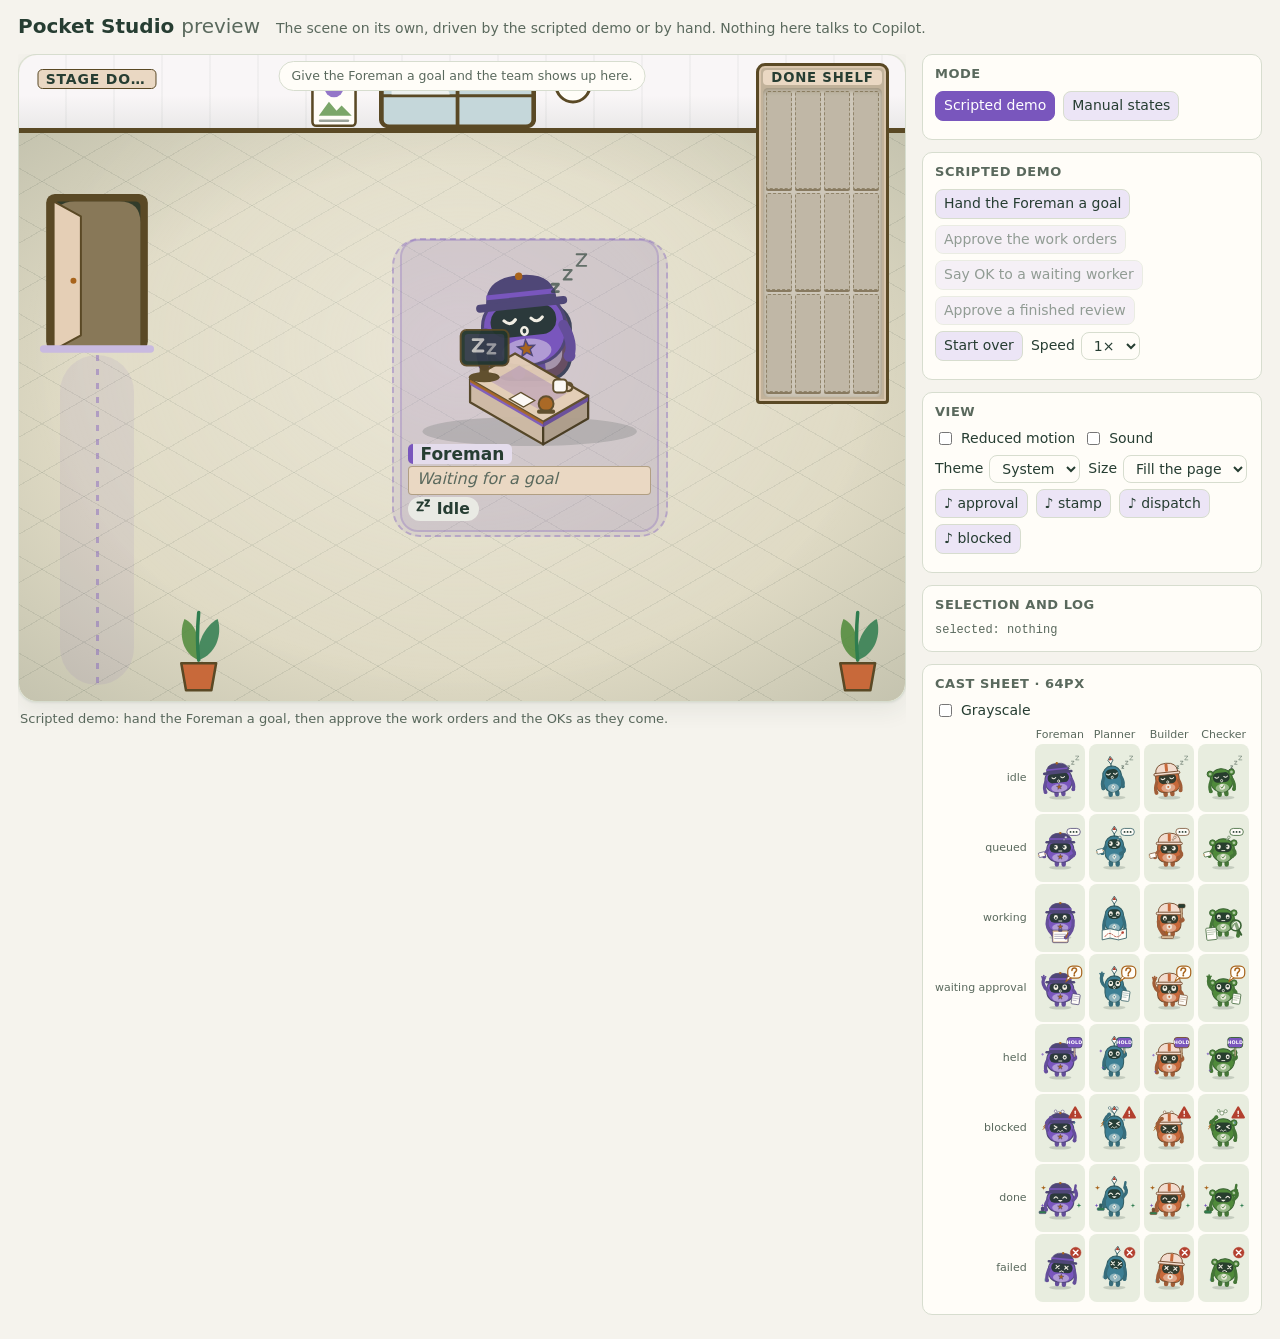
<file: public/studio/preview.html>
<!doctype html>
<html lang="en">
<head>
  <meta charset="utf-8">
  <meta name="viewport" content="width=device-width, initial-scale=1">
  <title>Pocket Studio preview · Agent Arcade</title>
  <link rel="icon" href="data:,">
  <link rel="stylesheet" href="./tokens.css">
  <link rel="stylesheet" href="./scene.css">
  <link rel="stylesheet" href="./preview.css">
</head>
<body>
  <header class="pv-top">
    <h1>Pocket Studio <span>preview</span></h1>
    <p>The scene on its own, driven by the scripted demo or by hand. Nothing here talks to Copilot.</p>
  </header>
  <main class="pv-main">
    <section class="pv-stage-wrap" aria-label="Scene">
      <div id="stage" class="pv-stage"></div>
      <p id="stage-note" class="pv-note" aria-live="polite"></p>
    </section>
    <aside id="panel" class="pv-panel" aria-label="Debug panel"></aside>
  </main>
  <script type="module" src="./preview.js"></script>
</body>
</html>
</file>
<file: public/studio/tokens.css>
/* Pocket Studio design tokens. The app (public/app.css) uses ONLY these variables.
   Baseline seeded by the coordinator from the art-direction board; the studio agent owns and refines this file.

   Light is the default. Dark follows prefers-color-scheme, and can be forced either way with
   <html data-theme="light"> or <html data-theme="dark"> (used by the studio preview page).

   Text pairs checked against WCAG AA (4.5:1) in test/studio/tokens.test.mjs:
   ink, ink-soft on bg / surface / surface-2 / stage; accent-ink on accent, good, warn, bad; accent, good, warn, bad on surface.
   Role colors are fills and outlines only (3:1 against surface); labels on them use --ink. */
:root {
  --bg: #f5f3ed;
  --surface: #fffdf8;
  --surface-2: #ece5f6;
  --ink: #263d32;
  --ink-soft: #5a695d;
  --line: #d7ddcf;
  --accent: #7956bd;
  --accent-ink: #ffffff;
  --good: #2f7d4f;
  --warn: #a8641c;
  --bad: #b3402f;
  --role-lead: #7956bd;
  --role-planner: #3d7f94;
  --role-builder: #c8693a;
  --role-checker: #4f8a3a;
  --stage: #e8eddf;
  --screen-bg: #22362c;
  --screen-fg: #f1eee4;
  --radius: 10px;
  --radius-lg: 18px;
  --shadow: 0 1px 2px rgba(38, 61, 50, 0.08), 0 8px 24px rgba(38, 61, 50, 0.08);
  --font-display: ui-rounded, "SF Pro Rounded", "Avenir Next", "Nunito", system-ui, sans-serif;
  --font-body: system-ui, -apple-system, "Segoe UI", sans-serif;
  --font-mono: ui-monospace, "SF Mono", Menlo, Consolas, monospace;
  color-scheme: light;
}

@media (prefers-color-scheme: dark) {
  :root:not([data-theme="light"]) {
    --bg: #111623;
    --surface: #1b2233;
    --surface-2: #302945;
    --ink: #eef0ff;
    --ink-soft: #abb5d0;
    --line: #364159;
    --accent: #bca5fa;
    --accent-ink: #1b1530;
    --good: #8fd6a4;
    --warn: #f0b36b;
    --bad: #ff9a88;
    --role-lead: #bca5fa;
    --role-planner: #8bd1db;
    --role-builder: #ffac8f;
    --role-checker: #d6ed91;
    --stage: #121b2c;
    --screen-bg: #0a0f1a;
    --screen-fg: #e4e9ff;
    --shadow: 0 1px 2px rgba(0, 0, 0, 0.3), 0 8px 24px rgba(0, 0, 0, 0.3);
    color-scheme: dark;
  }
}

:root[data-theme="dark"] {
  --bg: #111623;
  --surface: #1b2233;
  --surface-2: #302945;
  --ink: #eef0ff;
  --ink-soft: #abb5d0;
  --line: #364159;
  --accent: #bca5fa;
  --accent-ink: #1b1530;
  --good: #8fd6a4;
  --warn: #f0b36b;
  --bad: #ff9a88;
  --role-lead: #bca5fa;
  --role-planner: #8bd1db;
  --role-builder: #ffac8f;
  --role-checker: #d6ed91;
  --stage: #121b2c;
  --screen-bg: #0a0f1a;
  --screen-fg: #e4e9ff;
  --shadow: 0 1px 2px rgba(0, 0, 0, 0.3), 0 8px 24px rgba(0, 0, 0, 0.3);
  color-scheme: dark;
}
</file>
<file: public/studio/scene.css>
/* Pocket Studio scene. Colors come ONLY from tokens.css variables (derived tints use color-mix / opacity).
   Layout geometry (positions, scale, label font) is set inline by studio.js from layout.js; this file is the look and the motion. */

.ps-host {
  position: relative;
  overflow: auto;
}

.ps-root {
  --ps-wall: color-mix(in srgb, var(--surface) 70%, var(--surface-2));
  --ps-floor: color-mix(in srgb, var(--stage) 86%, var(--warn));
  --ps-floor-line: color-mix(in srgb, var(--ink) 9%, transparent);
  --ps-wood-top: color-mix(in srgb, var(--warn) 30%, var(--surface));
  --ps-wood-dark: color-mix(in srgb, var(--warn) 42%, var(--screen-bg, var(--ink)));
  --ps-screen-bg: var(--screen-bg, var(--ink));
  --ps-fg: var(--screen-fg, var(--surface));
  --ps-g-warn: color-mix(in srgb, var(--warn) 45%, var(--ps-fg));
  --ps-g-bad: color-mix(in srgb, var(--bad) 45%, var(--ps-fg));
  --ps-g-good: color-mix(in srgb, var(--good) 45%, var(--ps-fg));
  --ps-g-accent: color-mix(in srgb, var(--accent) 45%, var(--ps-fg));
  --ps-g-builder: color-mix(in srgb, var(--role-builder) 55%, var(--ps-fg));
  --ps-door-in: color-mix(in srgb, var(--ps-screen-bg) 88%, var(--warn));
  --ps-glow: color-mix(in srgb, var(--warn) 55%, var(--surface));
  --ps-mat: color-mix(in srgb, var(--role-lead) 40%, var(--surface));
  --ps-sky: color-mix(in srgb, var(--role-planner) 30%, var(--surface));
  --ps-sign: color-mix(in srgb, var(--warn) 24%, var(--surface));
  --f: 12px;
  position: relative;
  width: 100%;
  height: 100%;
  min-width: 480px;
  min-height: 320px;
  overflow: hidden;
  isolation: isolate;
  box-sizing: border-box;
  border-radius: var(--radius-lg);
  background: var(--ps-floor);
  color: var(--ink);
  font-family: var(--font-body);
  font-size: 12px;
  line-height: 1.25;
  user-select: none;
  -webkit-user-select: none;
  touch-action: manipulation;
  contain: layout paint;
}

/* ---- room ------------------------------------------------------------------------------------------------------- */

.ps-wall {
  position: absolute;
  left: 0;
  top: 0;
  width: 100%;
  background:
    linear-gradient(to bottom, transparent 55%, color-mix(in srgb, var(--ps-screen-bg) 7%, transparent)),
    repeating-linear-gradient(90deg, transparent 0 46px, color-mix(in srgb, var(--ink) 4%, transparent) 46px 48px),
    var(--ps-wall);
  border-bottom: 5px solid var(--ps-wood-dark);
  box-sizing: border-box;
}

.ps-floor {
  position: absolute;
  left: 0;
  width: 100%;
  background:
    radial-gradient(ellipse at 50% 38%, color-mix(in srgb, var(--surface) 34%, transparent), transparent 70%),
    repeating-linear-gradient(30deg, transparent 0 41px, var(--ps-floor-line) 41px 42px),
    repeating-linear-gradient(-30deg, transparent 0 41px, var(--ps-floor-line) 41px 42px),
    var(--ps-floor);
}

.ps-floor::after {
  content: "";
  position: absolute;
  inset: 0;
  background: radial-gradient(ellipse at 50% 50%, transparent 62%, color-mix(in srgb, var(--ps-screen-bg) 14%, transparent));
  pointer-events: none;
}

.ps-rug {
  position: absolute;
  border-radius: 28px;
  background: color-mix(in srgb, var(--role-lead) 10%, transparent);
  border: 2px dashed color-mix(in srgb, var(--role-lead) 35%, transparent);
  pointer-events: none;
}

.ps-decor {
  position: absolute;
  pointer-events: none;
}

.ps-decor .ps-svg,
.ps-plant .ps-svg,
.ps-door .ps-svg {
  display: block;
  width: 100%;
  height: 100%;
}

.ps-plant {
  position: absolute;
  pointer-events: none;
}

.ps-runner {
  position: absolute;
  border-radius: 999px;
  background:
    repeating-linear-gradient(to bottom, color-mix(in srgb, var(--role-lead) 42%, transparent) 0 6px, transparent 6px 14px) center / 3px 100% no-repeat,
    color-mix(in srgb, var(--role-lead) 9%, transparent);
  pointer-events: none;
}

/* ---- stage door ------------------------------------------------------------------------------------------------- */

.ps-door {
  position: absolute;
  z-index: 2;
}

.ps-door-sign {
  position: absolute;
  left: 50%;
  top: 2%;
  transform: translateX(-50%);
  max-width: 96%;
  padding: 1px 0.5em;
  border-radius: 5px;
  background: var(--ps-sign);
  border: 1.5px solid var(--ps-wood-dark);
  color: var(--ink);
  font: 800 max(9px, calc(var(--f) * 0.82)) var(--font-display);
  letter-spacing: 0.06em;
  text-transform: uppercase;
  white-space: nowrap;
  overflow: hidden;
  text-overflow: ellipsis;
}

.ps-door-count {
  position: absolute;
  right: -2px;
  top: calc(2% + 14px);
  min-width: 1.7em;
  height: 1.7em;
  padding: 0 0.3em;
  box-sizing: border-box;
  border-radius: 999px;
  background: var(--warn);
  color: var(--accent-ink);
  font: 800 max(10px, calc(var(--f) * 0.9)) var(--font-display);
  display: grid;
  place-items: center;
  border: 2px solid var(--surface);
}

.ps-door-count[hidden] {
  display: none;
}

/* ---- done shelf ------------------------------------------------------------------------------------------------- */

.ps-shelf {
  position: absolute;
  z-index: 2;
  box-sizing: border-box;
  display: flex;
  flex-direction: column;
  gap: 3px;
  padding: 4px;
  border: 3px solid var(--ps-wood-dark);
  border-radius: 9px 9px 4px 4px;
  background: color-mix(in srgb, var(--ps-wood-top) 80%, var(--ps-door-in));
  box-shadow: inset 0 0 0 2px color-mix(in srgb, var(--ps-wood-top) 70%, transparent);
}

.ps-shelf-head {
  flex: none;
  text-align: center;
  font: 800 max(9px, calc(var(--f) * 0.78)) var(--font-display);
  letter-spacing: 0.06em;
  text-transform: uppercase;
  white-space: nowrap;
  overflow: hidden;
  text-overflow: ellipsis;
  padding: 0 2px;
  border-radius: 4px;
  background: var(--ps-sign);
  color: var(--ink);
}

.ps-shelf-grid {
  flex: 1;
  min-height: 0;
  display: grid;
  grid-template-columns: repeat(var(--cols, 4), minmax(0, 1fr));
  grid-template-rows: repeat(var(--rows, 2), minmax(0, 1fr));
  gap: 4px 3px;
  padding: 3px 3px 5px;
  border-radius: 5px;
  background: color-mix(in srgb, var(--ps-wood-dark) 30%, var(--surface));
  box-shadow: inset 0 2px 5px color-mix(in srgb, var(--ps-wood-dark) 45%, transparent);
}

.ps-tile {
  position: relative;
  min-height: 0;
  border-radius: 2px;
  background: var(--surface);
  border: 1px solid var(--line);
  box-sizing: border-box;
  box-shadow: 0 2px 0 var(--ps-wood-dark);
}

.ps-tile[data-kind="empty"] {
  background: color-mix(in srgb, var(--ps-wood-dark) 12%, transparent);
  border: 1px dashed color-mix(in srgb, var(--ps-wood-dark) 45%, transparent);
  box-shadow: 0 2px 0 color-mix(in srgb, var(--ps-wood-dark) 60%, transparent);
}

.ps-tile[data-kind="empty"]::before {
  display: none;
}

.ps-tile::before {
  content: "";
  position: absolute;
  left: 18%;
  right: 18%;
  top: 22%;
  height: 2px;
  border-radius: 1px;
  background: var(--ink-soft);
  box-shadow: 0 4px 0 var(--ink-soft), 0 8px 0 var(--ink-soft);
  opacity: 0.45;
}

.ps-tile[data-kind="stamped"] {
  border-color: var(--good);
}

.ps-tile[data-kind="stamped"]::after {
  content: "";
  position: absolute;
  right: -2px;
  bottom: -2px;
  width: 52%;
  aspect-ratio: 1;
  border-radius: 50%;
  background: var(--good);
  -webkit-mask: radial-gradient(circle, #000 98%, transparent) center / 100% 100%;
  box-shadow: inset 0 0 0 1px var(--surface);
}

.ps-tile[data-kind="pending"] {
  border: 1.5px dashed var(--warn);
  background: color-mix(in srgb, var(--warn) 14%, var(--surface));
}

.ps-tile[data-kind="held"] {
  border: 1.5px dashed var(--accent);
  background: color-mix(in srgb, var(--accent) 14%, var(--surface));
}

.ps-tile-more {
  grid-column: span 2;
  display: grid;
  place-items: center;
  font: 800 max(9px, calc(var(--f) * 0.8)) var(--font-display);
  color: var(--ink);
  background: var(--ps-sign);
  border-radius: 3px;
}

.ps-tile.ps-fresh {
  animation: ps-tile-in 0.7s cubic-bezier(0.2, 1.4, 0.4, 1) both;
}

/* ---- desks ------------------------------------------------------------------------------------------------------ */

.ps-desk {
  --rc: var(--role-builder);
  position: absolute;
  z-index: var(--z, 1);
  cursor: pointer;
  outline: none;
  border-radius: var(--radius);
  -webkit-tap-highlight-color: transparent;
}

.ps-desk[data-role="lead"] { --rc: var(--role-lead); }
.ps-desk[data-role="planner"] { --rc: var(--role-planner); }
.ps-desk[data-role="builder"] { --rc: var(--role-builder); }
.ps-desk[data-role="checker"] { --rc: var(--role-checker); }

.ps-desk[aria-disabled="true"] {
  cursor: default;
  opacity: 0.7;
}

.ps-desk:focus-visible {
  outline: 3px solid var(--ink);
  outline-offset: 3px;
}

.ps-desk[aria-pressed="true"] {
  z-index: 50;
}

.ps-desk.ps-walking,
.ps-desk.ps-fxing {
  z-index: 70;
}

.ps-plate {
  position: absolute;
  inset: -4px -3px -3px;
  box-sizing: border-box;
  border: 2px solid color-mix(in srgb, var(--rc) 24%, transparent);
  border-radius: var(--radius-lg);
  background: color-mix(in srgb, var(--rc) 9%, transparent);
  transition: background-color 0.2s, border-color 0.2s, box-shadow 0.2s;
}

.ps-plate::after {
  content: "";
  position: absolute;
  inset: -6px;
  border: 3px solid var(--warn);
  border-radius: calc(var(--radius-lg) + 5px);
  opacity: 0;
  pointer-events: none;
}

.ps-desk:hover .ps-plate {
  background: color-mix(in srgb, var(--rc) 17%, transparent);
  border-color: color-mix(in srgb, var(--rc) 45%, transparent);
}

.ps-desk[aria-pressed="true"] .ps-plate {
  border-color: var(--accent);
  background: color-mix(in srgb, var(--accent) 15%, transparent);
  box-shadow: 0 0 0 3px color-mix(in srgb, var(--accent) 38%, transparent), var(--shadow);
}

.ps-desk[data-status="waiting_approval"] .ps-plate {
  border-color: var(--warn);
  background: color-mix(in srgb, var(--warn) 20%, transparent);
  box-shadow: 0 0 0 3px color-mix(in srgb, var(--warn) 35%, transparent), 0 0 18px color-mix(in srgb, var(--warn) 55%, transparent);
}

.ps-desk[data-status="waiting_approval"] .ps-plate::after {
  animation: ps-ring 1.7s steps(9) infinite;
}

.ps-desk[data-status="blocked"] .ps-plate,
.ps-desk[data-status="failed"] .ps-plate {
  border-color: color-mix(in srgb, var(--bad) 70%, transparent);
  background: color-mix(in srgb, var(--bad) 12%, transparent);
}

.ps-desk[data-status="held"] .ps-plate {
  border: 2px dashed var(--accent);
  background: color-mix(in srgb, var(--accent) 12%, transparent);
}

.ps-desk[data-status="done"] .ps-plate {
  border-color: color-mix(in srgb, var(--good) 65%, transparent);
  background: color-mix(in srgb, var(--good) 11%, transparent);
}

.ps-desk[aria-pressed="true"][data-status="waiting_approval"] .ps-plate {
  border-color: var(--accent);
  box-shadow: 0 0 0 3px color-mix(in srgb, var(--accent) 45%, transparent), 0 0 18px color-mix(in srgb, var(--warn) 55%, transparent);
}

.ps-desk[data-status="queued"] .ps-front,
.ps-desk[data-status="queued"] .ps-back {
  opacity: 0.72;
}

.ps-desk[data-status="idle"] .ps-front {
  opacity: 0.94;
}

.ps-back,
.ps-front {
  position: absolute;
  left: 0;
  top: 0;
  width: 156px;
  height: 124px;
  transform: scale(var(--s, 1));
  transform-origin: 0 0;
  pointer-events: none;
}

.ps-back .ps-svg,
.ps-front .ps-svg {
  display: block;
  width: 156px;
  height: 124px;
  overflow: visible;
}

.ps-char {
  position: absolute;
  left: calc(34px * var(--s, 1));
  top: calc(4px * var(--s, 1));
  width: calc(88px * var(--s, 1));
  height: calc(88px * var(--s, 1));
  transform-origin: 0 0;
  pointer-events: none;
  transition: transform 0.6s ease;
}

.ps-desk[data-status="queued"] .ps-char {
  transform: translate(var(--qx, 0px), var(--qy, 0px)) scale(var(--qk, 1));
}

.ps-desk.ps-walking .ps-char {
  transition: transform 1.1s cubic-bezier(0.45, 0, 0.25, 1);
}

/* a queued character stands at the stage door, so the door line is the click target for that worker */
.ps-desk[data-status="queued"] .ps-char {
  pointer-events: auto;
  cursor: pointer;
}

.ps-desk[aria-pressed="true"][data-status="queued"] .ps-char {
  filter: drop-shadow(0 0 3px var(--accent)) drop-shadow(0 0 7px var(--accent));
}

.ps-pose {
  position: absolute;
  inset: 0;
}

.ps-pose svg {
  display: block;
  width: 100%;
  height: 100%;
  overflow: visible;
}

.ps-pose.ps-in {
  animation: ps-pose-in 0.38s cubic-bezier(0.2, 1.2, 0.4, 1) both;
}

.ps-pose.ps-out {
  animation: ps-pose-out 0.22s ease-in forwards;
  pointer-events: none;
}

.ps-char.ps-shake {
  animation: ps-shake 0.6s ease-in-out;
}

.ps-char.ps-hop {
  animation: ps-hop 0.5s ease-out;
}

/* monitor glyphs: only the one for the current status is visible */
.ps-g {
  display: none;
}

.ps-desk[data-status="idle"] .ps-g-idle,
.ps-desk[data-status="queued"] .ps-g-queued,
.ps-desk[data-status="working"] .ps-g-working,
.ps-desk[data-status="waiting_approval"] .ps-g-waiting_approval,
.ps-desk[data-status="held"] .ps-g-held,
.ps-desk[data-status="blocked"] .ps-g-blocked,
.ps-desk[data-status="done"] .ps-g-done,
.ps-desk[data-status="failed"] .ps-g-failed {
  display: inline;
}

.ps-desk[data-status="waiting_approval"] .ps-screen,
.ps-desk[data-status="blocked"] .ps-screen {
  animation: ps-screen-pulse 1.4s steps(4) infinite;
}

/* ---- desk labels (real pixels, never scaled) ---------------------------------------------------------------------- */

.ps-labels {
  position: absolute;
  left: 0;
  right: 0;
  padding: 0 calc(3px * var(--s, 1));
  top: calc(124px * var(--s, 1));
  height: var(--lh, 40px);
  display: grid;
  grid-template-columns: minmax(0, 1fr) auto;
  grid-template-rows: auto auto auto;
  grid-template-areas:
    "name batt"
    "sign sign"
    "pill frac";
  align-content: start;
  gap: 2px 4px;
  font-size: var(--f, 12px);
  pointer-events: none;
}

.ps-compact .ps-labels {
  grid-template-columns: auto minmax(0, 1fr) auto;
  grid-template-rows: auto auto;
  grid-template-areas:
    "pill name batt"
    "sign sign sign";
}

.ps-compact .ps-frac,
.ps-compact .ps-pill-txt,
.ps-compact .ps-role {
  display: none;
}

/* very small desks: the whole name fits on its own row; status icon and battery sit on the desk's lower corners */
.ps-tiny .ps-labels {
  grid-template-columns: minmax(0, 1fr);
  grid-template-areas:
    "name"
    "sign";
}

.ps-tiny .ps-pill,
.ps-tiny .ps-batt {
  position: absolute;
  bottom: 100%;
  margin-bottom: 1px;
}

.ps-tiny .ps-pill { left: 0; }
.ps-tiny .ps-batt { right: 3px; }

.ps-nm {
  grid-area: name;
  min-width: 0;
  display: flex;
  align-items: baseline;
  gap: 0.4em;
  line-height: 1.3;
}

.ps-name {
  min-width: 0;
  overflow: hidden;
  text-overflow: ellipsis;
  white-space: nowrap;
  padding: 0 0.45em;
  border-radius: 5px;
  background: color-mix(in srgb, var(--rc) 20%, var(--surface));
  border-left: 0.3em solid var(--rc);
  color: var(--ink);
  font: 800 1em var(--font-display);
}

.ps-role {
  flex: none;
  color: var(--ink-soft);
  font-size: 0.86em;
  font-weight: 600;
  white-space: nowrap;
}

.ps-desk[aria-pressed="true"] .ps-name {
  background: var(--accent);
  border-left-color: var(--accent);
  color: var(--accent-ink);
}

.ps-batt {
  grid-area: batt;
  align-self: center;
  position: relative;
  width: 1.9em;
  height: 0.82em;
  box-sizing: border-box;
  border: 1.5px solid var(--ink-soft);
  border-radius: 3px;
  padding: 1px;
  background: color-mix(in srgb, var(--surface) 70%, transparent);
}

.ps-batt::after {
  content: "";
  position: absolute;
  right: -3.5px;
  top: 28%;
  width: 2px;
  height: 44%;
  border-radius: 0 1px 1px 0;
  background: var(--ink-soft);
}

.ps-batt i {
  display: block;
  height: 100%;
  width: 50%;
  border-radius: 1px;
  background: var(--good);
}

.ps-batt[data-lvl="low"] i { background: var(--warn); }
.ps-batt[data-lvl="crit"] i { background: var(--bad); }
.ps-batt[hidden] { display: none; }

.ps-sign {
  grid-area: sign;
  position: relative;
  min-width: 0;
  overflow: hidden;
  text-overflow: ellipsis;
  white-space: nowrap;
  box-sizing: border-box;
  padding: 0.1em 0.5em 0.28em;
  border-radius: 4px;
  background: var(--ps-sign);
  border: 1px solid color-mix(in srgb, var(--ps-wood-dark) 40%, transparent);
  color: var(--ink);
  font-size: 0.94em;
  line-height: 1.25;
}

.ps-sign[data-empty="true"] {
  color: var(--ink-soft);
  font-style: italic;
}

.ps-prog {
  position: absolute;
  left: 0;
  right: 0;
  bottom: 0;
  height: 3px;
  background: color-mix(in srgb, var(--ink) 14%, transparent);
}

.ps-prog[hidden] { display: none; }

.ps-prog i {
  display: block;
  height: 100%;
  width: 0;
  background: var(--rc);
}

.ps-pill-txt {
  min-width: 0;
  overflow: hidden;
  text-overflow: ellipsis;
}

.ps-pill {
  grid-area: pill;
  justify-self: start;
  max-width: 100%;
  min-width: 0;
  display: inline-flex;
  align-items: center;
  gap: 0.3em;
  box-sizing: border-box;
  height: 1.55em;
  padding: 0 0.6em 0 0.4em;
  border-radius: 999px;
  background: color-mix(in srgb, var(--ink) 10%, var(--surface));
  color: var(--ink);
  font-size: 0.92em;
  font-weight: 700;
  line-height: 1;
  white-space: nowrap;
}

.ps-pill svg {
  flex: none;
  width: 1.15em;
  height: 1.15em;
}

.ps-compact .ps-pill {
  width: 1.7em;
  height: 1.7em;
  padding: 0;
  justify-content: center;
}

.ps-desk[data-status="queued"] .ps-pill { background: var(--surface-2); }
.ps-desk[data-status="working"] .ps-pill { background: color-mix(in srgb, var(--accent) 24%, var(--surface)); }
.ps-desk[data-status="waiting_approval"] .ps-pill { background: var(--warn); color: var(--accent-ink); }
.ps-desk[data-status="held"] .ps-pill { background: var(--accent); color: var(--accent-ink); }
.ps-desk[data-status="blocked"] .ps-pill { background: var(--bad); color: var(--accent-ink); }
.ps-desk[data-status="done"] .ps-pill { background: var(--good); color: var(--accent-ink); }
.ps-desk[data-status="failed"] .ps-pill {
  background: color-mix(in srgb, var(--bad) 20%, var(--surface));
  box-shadow: inset 0 0 0 1.5px var(--bad);
}

.ps-frac {
  grid-area: frac;
  align-self: center;
  color: var(--ink-soft);
  font: 600 0.84em var(--font-mono);
}

.ps-frac[hidden] { display: none; }

.ps-takeover {
  position: absolute;
  left: 50%;
  top: calc(-4px * var(--s, 1));
  transform: translateX(-50%);
  z-index: 4;
  display: inline-flex;
  align-items: center;
  gap: 0.3em;
  padding: 0.1em 0.6em;
  border-radius: 999px;
  background: var(--accent);
  color: var(--accent-ink);
  border: 2px solid var(--surface);
  font: 800 calc(var(--f, 12px) * 0.9) var(--font-display);
  white-space: nowrap;
  box-shadow: var(--shadow);
  pointer-events: none;
}

.ps-takeover[hidden] { display: none; }

.ps-takeover svg {
  width: 1.1em;
  height: 1.1em;
}

.ps-compact .ps-takeover-txt-long { display: none; }
.ps-takeover-txt-short { display: none; }
.ps-compact .ps-takeover-txt-short { display: inline; }

/* ---- tooltip, live region ------------------------------------------------------------------------------------------ */

.ps-tip {
  position: absolute;
  z-index: 120;
  left: 0;
  top: 0;
  max-width: 270px;
  box-sizing: border-box;
  padding: 7px 10px;
  border-radius: var(--radius);
  background: var(--surface);
  color: var(--ink);
  border: 1px solid var(--line);
  box-shadow: var(--shadow);
  font: 12.5px/1.35 var(--font-body);
  opacity: 0;
  visibility: hidden;
  pointer-events: none;
  transition: opacity 0.12s;
}

.ps-tip.ps-show {
  opacity: 1;
  visibility: visible;
}

.ps-tip-title { font: 800 13px var(--font-display); }
.ps-tip-line { color: var(--ink-soft); overflow-wrap: anywhere; white-space: pre-line; }
.ps-tip-line[hidden] { display: none; }

.ps-live {
  position: absolute;
  width: 1px;
  height: 1px;
  overflow: hidden;
  clip-path: inset(50%);
  white-space: nowrap;
}

.ps-empty {
  position: absolute;
  left: 50%;
  top: 6px;
  transform: translateX(-50%);
  max-width: 56%;
  padding: 6px 12px;
  border-radius: 999px;
  background: var(--surface);
  color: var(--ink-soft);
  border: 1px solid var(--line);
  font-size: 12.5px;
  text-align: center;
  pointer-events: none;
}

.ps-empty[hidden] { display: none; }

/* ---- effects ------------------------------------------------------------------------------------------------------- */

.ps-fx {
  position: absolute;
  inset: 0;
  z-index: 90;
  pointer-events: none;
}

.ps-plane {
  position: absolute;
  left: 0;
  top: 0;
  width: 40px;
  height: 28px;
  margin: -14px 0 0 -20px;
  animation: ps-fly var(--dur, 1.1s) cubic-bezier(0.35, 0.1, 0.55, 1) forwards;
  will-change: transform;
}

.ps-plane-arc {
  width: 100%;
  height: 100%;
  animation: ps-arc var(--dur, 1.1s) ease-in-out forwards;
}

.ps-plane-arc svg {
  display: block;
  width: calc(40px * var(--ps, 1));
  height: calc(28px * var(--ps, 1));
  margin: calc(14px * (1 - var(--ps, 1))) 0 0 calc(20px * (1 - var(--ps, 1)));
  transform: rotate(var(--rot, 0deg));
  filter: drop-shadow(0 2px 2px color-mix(in srgb, var(--ps-screen-bg) 25%, transparent));
}

.ps-stamp {
  position: absolute;
  left: 50%;
  top: calc(40px * var(--s, 1));
  z-index: 8;
  transform: translate(-50%, -50%) rotate(-9deg);
  padding: 0.05em 0.5em;
  border: 3px solid var(--good);
  border-radius: 7px;
  background: color-mix(in srgb, var(--surface) 88%, transparent);
  color: var(--good);
  font: 900 calc(var(--f, 12px) * 1.55) var(--font-display);
  letter-spacing: 0.08em;
  white-space: nowrap;
  pointer-events: none;
  animation: ps-thump 1.7s ease-out forwards;
}

.ps-sparks {
  position: absolute;
  left: 50%;
  top: calc(34px * var(--s, 1));
  width: 0;
  height: 0;
  pointer-events: none;
}

.ps-sparks i {
  position: absolute;
  left: -3px;
  top: -3px;
  width: 6px;
  height: 6px;
  border-radius: 1px;
  background: var(--warn);
  transform: rotate(45deg);
  animation: ps-spark-out 0.8s ease-out forwards;
}

.ps-ripple {
  position: absolute;
  inset: -2px;
  border: 3px solid var(--warn);
  border-radius: var(--radius-lg);
  pointer-events: none;
  animation: ps-ripple 1.1s ease-out 2 forwards;
}

/* ---- character pose animations (shared with characterSvg used elsewhere) ------------------------------------- */

.ps-char-svg .ps-zz,
.ps-char-svg .ps-spark1,
.ps-char-svg .ps-spark2,
.ps-char-svg .ps-spark3,
.ps-char-svg .ps-puff,
.ps-char-svg .ps-badge,
.ps-char-svg .ps-ask,
.ps-char-svg .ps-think,
.ps-char-svg .ps-needle,
.ps-char-svg .ps-pin,
.ps-char-svg .ps-zap,
.ps-char-svg .ps-stamp-prop,
.ps-char-svg .ps-write,
.ps-char-svg .ps-scan,
.ps-char-svg .ps-route {
  transform-box: fill-box;
  transform-origin: center;
}

/* Stop-motion timing on purpose: stepped animations only change (and repaint) ~6-10 times a second, so a busy room stays cheap. */
.ps-char-svg .ps-zz1 { animation: ps-zz 3.4s steps(12) 0s 6; }
.ps-char-svg .ps-zz2 { animation: ps-zz 3.4s steps(12) 0.55s 6; }
.ps-char-svg .ps-zz3 { animation: ps-zz 3.4s steps(12) 1.1s 6; }
.ps-char-svg .ps-tap { animation: ps-tap 0.7s steps(3) 0s 14; }
.ps-char-svg .ps-dot1 { animation: ps-dot 1.4s steps(3) 0s 8; }
.ps-char-svg .ps-dot2 { animation: ps-dot 1.4s steps(3) 0.2s 8; }
.ps-char-svg .ps-dot3 { animation: ps-dot 1.4s steps(3) 0.4s 8; }
.ps-char-svg .ps-hammer { animation: ps-hammer 0.62s steps(3) infinite; }
.ps-char-svg .ps-spark1 { animation: ps-twinkle 0.62s steps(3) infinite; }
.ps-char-svg .ps-write { animation: ps-write 0.9s steps(4) infinite; }
.ps-char-svg .ps-scan { animation: ps-scan 2.2s steps(9) infinite; }
.ps-char-svg .ps-route { animation: ps-dash 1s steps(5) infinite; }
.ps-char-svg .ps-pin { animation: ps-pin 1.3s steps(5) infinite; }
.ps-char-svg .ps-needle { animation: ps-needle 2.4s steps(10) 0s 6; }
.ps-char-svg .ps-wave { animation: ps-wave 0.9s steps(4) infinite; }
.ps-char-svg .ps-ask { animation: ps-ask 1s steps(3) infinite; }
.ps-char-svg .ps-scratch { animation: ps-scratch 0.5s steps(3) 0s 10; }
.ps-char-svg .ps-puff1 { animation: ps-puff 2.2s steps(8) 0s 5; }
.ps-char-svg .ps-puff2 { animation: ps-puff 2.2s steps(8) 0.7s 5; }
.ps-char-svg .ps-puff3 { animation: ps-puff 2.2s steps(8) 1.4s 5; }
.ps-char-svg .ps-badge { animation: ps-badge 1.6s steps(4) 0s 6; }
.ps-char-svg .ps-zap { animation: ps-zap 0.9s steps(2, jump-none) 0s 8; }
.ps-char-svg .ps-stamp-prop { animation: ps-stamp-prop 2.6s steps(2) 0s 4; }
.ps-desk[data-status="done"] .ps-char-svg .ps-spark1 { animation: ps-twinkle 1.6s steps(5) 0s 4; }
.ps-char-svg .ps-spark2 { animation: ps-twinkle 1.6s steps(5) 0.5s 4; }
.ps-char-svg .ps-spark3 { animation: ps-twinkle 1.6s steps(5) 1s 4; }
/* only while the working glyph is showing: animations under display:none would still tick every frame */
.ps-desk[data-status="working"] .ps-g-blink { animation: ps-blink 0.9s steps(2, jump-none) infinite; }
.ps-desk[data-status="working"] .ps-g-route { animation: ps-dash 1.2s steps(5) infinite; }

@keyframes ps-zz {
  0% { transform: translate(0, 5px) scale(0.7); opacity: 0; }
  25% { opacity: 0.8; }
  70% { opacity: 0.55; }
  100% { transform: translate(3px, -7px) scale(1.15); opacity: 0; }
}

@keyframes ps-tap {
  0%, 60%, 100% { transform: rotate(0deg); }
  25% { transform: rotate(-16deg); }
}

@keyframes ps-dot {
  0%, 100% { opacity: 0.25; }
  40% { opacity: 1; }
}

@keyframes ps-hammer {
  0%, 100% { transform: rotate(-32deg); }
  40% { transform: rotate(14deg); }
  48% { transform: rotate(18deg); }
}

@keyframes ps-twinkle {
  0%, 100% { transform: scale(0.3) rotate(0deg); opacity: 0; }
  50% { transform: scale(1.1) rotate(25deg); opacity: 1; }
}

@keyframes ps-write {
  0%, 100% { transform: translate(0, 0); }
  50% { transform: translate(-4px, 1px); }
}

@keyframes ps-scan {
  0%, 100% { transform: translate(-3px, 0) rotate(-4deg); }
  50% { transform: translate(8px, -2px) rotate(5deg); }
}

@keyframes ps-dash {
  to { stroke-dashoffset: -12; }
}

@keyframes ps-pin {
  0%, 100% { transform: scale(1); }
  50% { transform: scale(1.5); }
}

@keyframes ps-needle {
  0%, 100% { transform: rotate(-14deg); }
  50% { transform: rotate(14deg); }
}

@keyframes ps-wave {
  0%, 100% { transform: rotate(-7deg); }
  50% { transform: rotate(8deg); }
}

@keyframes ps-ask {
  0%, 100% { transform: translateY(0) scale(1); }
  35% { transform: translateY(-5px) scale(1.06); }
  55% { transform: translateY(0) scale(0.97); }
}

@keyframes ps-scratch {
  0%, 100% { transform: rotate(-5deg); }
  50% { transform: rotate(7deg); }
}

@keyframes ps-puff {
  0% { transform: translate(0, 4px) scale(0.5); opacity: 0; }
  25% { opacity: 0.95; }
  100% { transform: translate(-2px, -14px) scale(1.5); opacity: 0; }
}

@keyframes ps-badge {
  0%, 100% { transform: scale(1); }
  50% { transform: scale(1.14); }
}

@keyframes ps-zap {
  0% { opacity: 1; }
  100% { opacity: 0.15; }
}

@keyframes ps-stamp-prop {
  0%, 70%, 100% { transform: translateY(0); }
  80% { transform: translateY(5px); }
}

@keyframes ps-blink {
  0% { opacity: 1; }
  100% { opacity: 0.2; }
}

/* ---- scene animations ----------------------------------------------------------------------------------------------- */

@keyframes ps-pose-in {
  from { opacity: 0; transform: translateY(5px) scale(0.93); }
  to { opacity: 1; transform: none; }
}

@keyframes ps-pose-out {
  to { opacity: 0; transform: scale(0.96); }
}

@keyframes ps-shake {
  0%, 100% { transform: translateX(0); }
  15% { transform: translateX(-4px) rotate(-2deg); }
  30% { transform: translateX(4px) rotate(2deg); }
  45% { transform: translateX(-3px); }
  60% { transform: translateX(3px); }
  80% { transform: translateX(-1px); }
}

@keyframes ps-hop {
  0%, 100% { transform: translateY(0); }
  40% { transform: translateY(-7px); }
  70% { transform: translateY(1px); }
}

@keyframes ps-ring {
  0% { opacity: 0.85; transform: scale(0.985); }
  70%, 100% { opacity: 0; transform: scale(1.04); }
}

@keyframes ps-ripple {
  0% { opacity: 0.9; transform: scale(0.96); }
  100% { opacity: 0; transform: scale(1.12); }
}

@keyframes ps-screen-pulse {
  0%, 100% { opacity: 1; }
  50% { opacity: 0.55; }
}

@keyframes ps-fly {
  0% { transform: translate(var(--x0), var(--y0)); opacity: 0; }
  12% { opacity: 1; }
  86% { opacity: 1; }
  100% { transform: translate(var(--x1), var(--y1)); opacity: 0; }
}

@keyframes ps-arc {
  0%, 100% { transform: translateY(0); }
  50% { transform: translateY(var(--arc, -30px)); }
}

@keyframes ps-thump {
  0% { transform: translate(-50%, -50%) rotate(-9deg) scale(2.4); opacity: 0; }
  18% { transform: translate(-50%, -50%) rotate(-9deg) scale(0.92); opacity: 1; }
  28% { transform: translate(-50%, -50%) rotate(-9deg) scale(1.06); }
  38% { transform: translate(-50%, -50%) rotate(-9deg) scale(1); }
  82% { opacity: 1; }
  100% { transform: translate(-50%, -54%) rotate(-9deg) scale(1); opacity: 0; }
}

@keyframes ps-spark-out {
  0% { transform: translate(0, 0) rotate(45deg) scale(1.2); opacity: 1; }
  100% { transform: translate(var(--sx), var(--sy)) rotate(225deg) scale(0.2); opacity: 0; }
}

@keyframes ps-tile-in {
  0% { transform: translateY(-14px) scale(1.5); opacity: 0; }
  60% { transform: translateY(1px) scale(0.95); opacity: 1; }
  100% { transform: none; }
}

/* ---- pause / reduced motion ------------------------------------------------------------------------------------------- */

.ps-paused *,
.ps-paused *::before,
.ps-paused *::after {
  animation-play-state: paused !important;
}

.ps-reduced *,
.ps-reduced *::before,
.ps-reduced *::after {
  animation: none !important;
  transition: none !important;
}

/* without the pulse, the approval ring stays on so "needs your OK" is still the loudest thing in the room */
.ps-reduced .ps-desk[data-status="waiting_approval"] .ps-plate::after {
  opacity: 0.9;
}

@media (prefers-reduced-motion: reduce) {
  .ps-root *,
  .ps-root *::before,
  .ps-root *::after,
  .ps-char-svg * {
    animation: none !important;
    transition: none !important;
  }

  .ps-desk[data-status="waiting_approval"] .ps-plate::after {
    opacity: 0.9;
  }
}

@media (forced-colors: active) {
  .ps-desk:focus-visible { outline-color: Highlight; }
  .ps-desk[aria-pressed="true"] .ps-plate { border-color: Highlight; }
}
</file>
<file: public/studio/preview.css>
/* Preview page chrome only. The scene itself is styled by scene.css and tokens.css. */
* {
  box-sizing: border-box;
}

html,
body {
  margin: 0;
  background: var(--bg);
  color: var(--ink);
  font-family: var(--font-body);
  font-size: 14px;
  line-height: 1.4;
}

.pv-top {
  display: flex;
  flex-wrap: wrap;
  align-items: baseline;
  gap: 4px 16px;
  padding: 12px 18px 4px;
}

.pv-top h1 {
  margin: 0;
  font-family: var(--font-display);
  font-size: 20px;
}

.pv-top h1 span {
  color: var(--ink-soft);
  font-weight: 500;
}

.pv-top p {
  margin: 0;
  color: var(--ink-soft);
}

.pv-main {
  display: grid;
  grid-template-columns: minmax(0, 1fr) 340px;
  gap: 16px;
  padding: 10px 18px 24px;
  align-items: start;
}

@media (max-width: 1000px) {
  .pv-main {
    grid-template-columns: minmax(0, 1fr);
  }
}

.pv-stage-wrap {
  min-width: 0;
  overflow: auto;
}

.pv-stage {
  position: relative;
  width: 100%;
  height: min(72vh, 760px);
  min-height: 320px;
  border: 1px solid var(--line);
  border-radius: var(--radius-lg);
  background: var(--stage);
  overflow: hidden;
  box-shadow: var(--shadow);
}

.pv-stage[data-fixed="1"] {
  flex: none;
}

.pv-note {
  margin: 8px 2px 0;
  min-height: 1.4em;
  color: var(--ink-soft);
  font-size: 13px;
}

.pv-panel {
  display: grid;
  gap: 12px;
  align-content: start;
}

.pv-card {
  padding: 10px 12px 12px;
  border: 1px solid var(--line);
  border-radius: var(--radius);
  background: var(--surface);
}

.pv-card h2 {
  margin: 0 0 8px;
  font-family: var(--font-display);
  font-size: 13px;
  letter-spacing: 0.04em;
  text-transform: uppercase;
  color: var(--ink-soft);
}

.pv-row {
  display: flex;
  flex-wrap: wrap;
  align-items: center;
  gap: 6px 8px;
  margin: 6px 0;
}

.pv-row label {
  display: inline-flex;
  align-items: center;
  gap: 6px;
}

.pv-card button,
.pv-card select,
.pv-card input[type="number"],
.pv-card input[type="text"] {
  font: inherit;
  color: var(--ink);
  background: var(--surface);
  border: 1px solid var(--line);
  border-radius: 8px;
  padding: 4px 8px;
}

.pv-card button {
  cursor: pointer;
  background: var(--surface-2);
}

.pv-card button:hover:not(:disabled) {
  border-color: var(--accent);
}

.pv-card button:disabled {
  opacity: 0.5;
  cursor: not-allowed;
}

.pv-card button[aria-pressed="true"] {
  background: var(--accent);
  border-color: var(--accent);
  color: var(--accent-ink);
}

.pv-card button:focus-visible,
.pv-card select:focus-visible,
.pv-card input:focus-visible {
  outline: 2px solid var(--accent);
  outline-offset: 2px;
}

.pv-workers {
  display: grid;
  gap: 6px;
}

.pv-w {
  display: grid;
  grid-template-columns: 56px minmax(0, 1fr) auto;
  gap: 4px 6px;
  align-items: center;
  padding: 6px;
  border: 1px solid var(--line);
  border-radius: 8px;
}

.pv-w[hidden] {
  display: none;
}

.pv-w b {
  font-family: var(--font-display);
  overflow: hidden;
  text-overflow: ellipsis;
  white-space: nowrap;
}

.pv-w select {
  min-width: 0;
}

.pv-w .pv-sub {
  grid-column: 1 / -1;
  display: flex;
  flex-wrap: wrap;
  gap: 4px 10px;
  align-items: center;
  color: var(--ink-soft);
  font-size: 12px;
}

.pv-w input[type="range"] {
  width: 80px;
}

.pv-cast {
  display: grid;
  grid-template-columns: auto repeat(4, minmax(0, 1fr));
  gap: 2px 4px;
  align-items: center;
  font-size: 11px;
}

.pv-cast[data-gray="1"] .pv-cast-cell {
  filter: grayscale(1);
}

.pv-cast-cell {
  display: flex;
  justify-content: center;
  padding: 2px;
  border-radius: 8px;
  background: var(--stage);
}

.pv-cast-cell svg {
  width: 64px;
  height: 64px;
}

.pv-cast-h,
.pv-cast-r {
  color: var(--ink-soft);
  text-align: center;
}

.pv-cast-r {
  text-align: right;
  padding-right: 4px;
  white-space: nowrap;
}

.pv-log {
  margin: 0;
  padding: 0;
  list-style: none;
  max-height: 150px;
  overflow: auto;
  font-family: var(--font-mono);
  font-size: 12px;
  color: var(--ink-soft);
}

.pv-log li + li {
  margin-top: 2px;
}

.pv-kv {
  font-family: var(--font-mono);
  font-size: 12px;
  color: var(--ink-soft);
  word-break: break-word;
}
</file>
